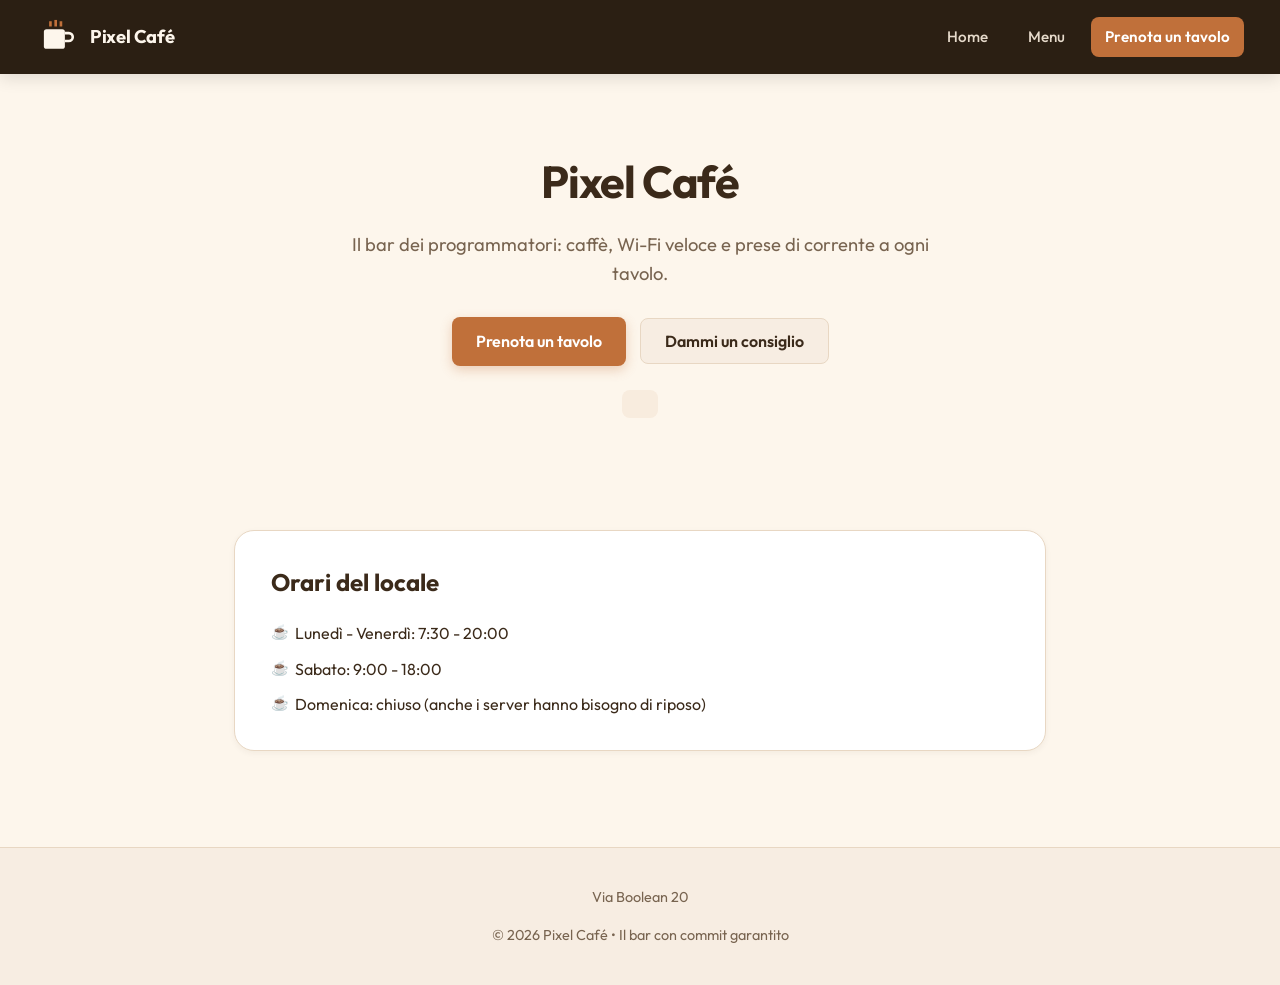
<file: index.html>
<!DOCTYPE html>
<html lang="it">
<head>
  <meta charset="UTF-8">
  <meta name="viewport" content="width=device-width, initial-scale=1.0">
  <title>Pixel Café - Il bar dei programmatori</title>
  <meta name="description" content="Pixel Café: il ritrovo perfetto per programmatori con ottimo caffè, prese elettriche e Wi-Fi veloce.">
  <link rel="preconnect" href="https://fonts.googleapis.com">
  <link rel="preconnect" href="https://fonts.gstatic.com" crossorigin>
  <link href="https://fonts.googleapis.com/css2?family=Outfit:wght@400;500;600;700&display=swap" rel="stylesheet">
  <link rel="stylesheet" href="style.css">
</head>
<body>
  <header class="header">
    <a href="index.html" class="logo-link">
      <img src="assets/logo.svg" alt="Logo Pixel Café" class="logo">
      <span>Pixel Café</span>
    </a>
    <nav>
      <a href="index.html">Home</a>
      <a href="menu.html">Menu</a>
      <a href="prenotazioni.html" class="nav-cta">Prenota un tavolo</a>
    </nav>
  </header>

  <main>
    <section class="hero">
      <h1>Pixel Café</h1>
      <p>Il bar dei programmatori: caffè, Wi-Fi veloce e prese di corrente a ogni tavolo.</p>
      <div class="hero-actions">
        <a href="prenotazioni.html" class="btn btn-primary">Prenota un tavolo</a>
        <button id="quote-btn" class="btn btn-secondary" type="button">Dammi un consiglio</button>
      </div>
      <p id="quote" class="quote"></p>
    </section>

    <section class="info">
      <h2>Orari del locale</h2>
      <ul>
        <li>Lunedì - Venerdì: 7:30 - 20:00</li>
        <li>Sabato: 9:00 - 18:00</li>
        <li>Domenica: chiuso (anche i server hanno bisogno di riposo)</li>
      </ul>
    </section>
  </main>

  <footer class="footer">
    <p>Via Boolean 20</p>
    <p>© 2026 Pixel Café • Il bar con commit garantito</p>
  </footer>

  <script src="script.js"></script>
</body>
</html>
</file>
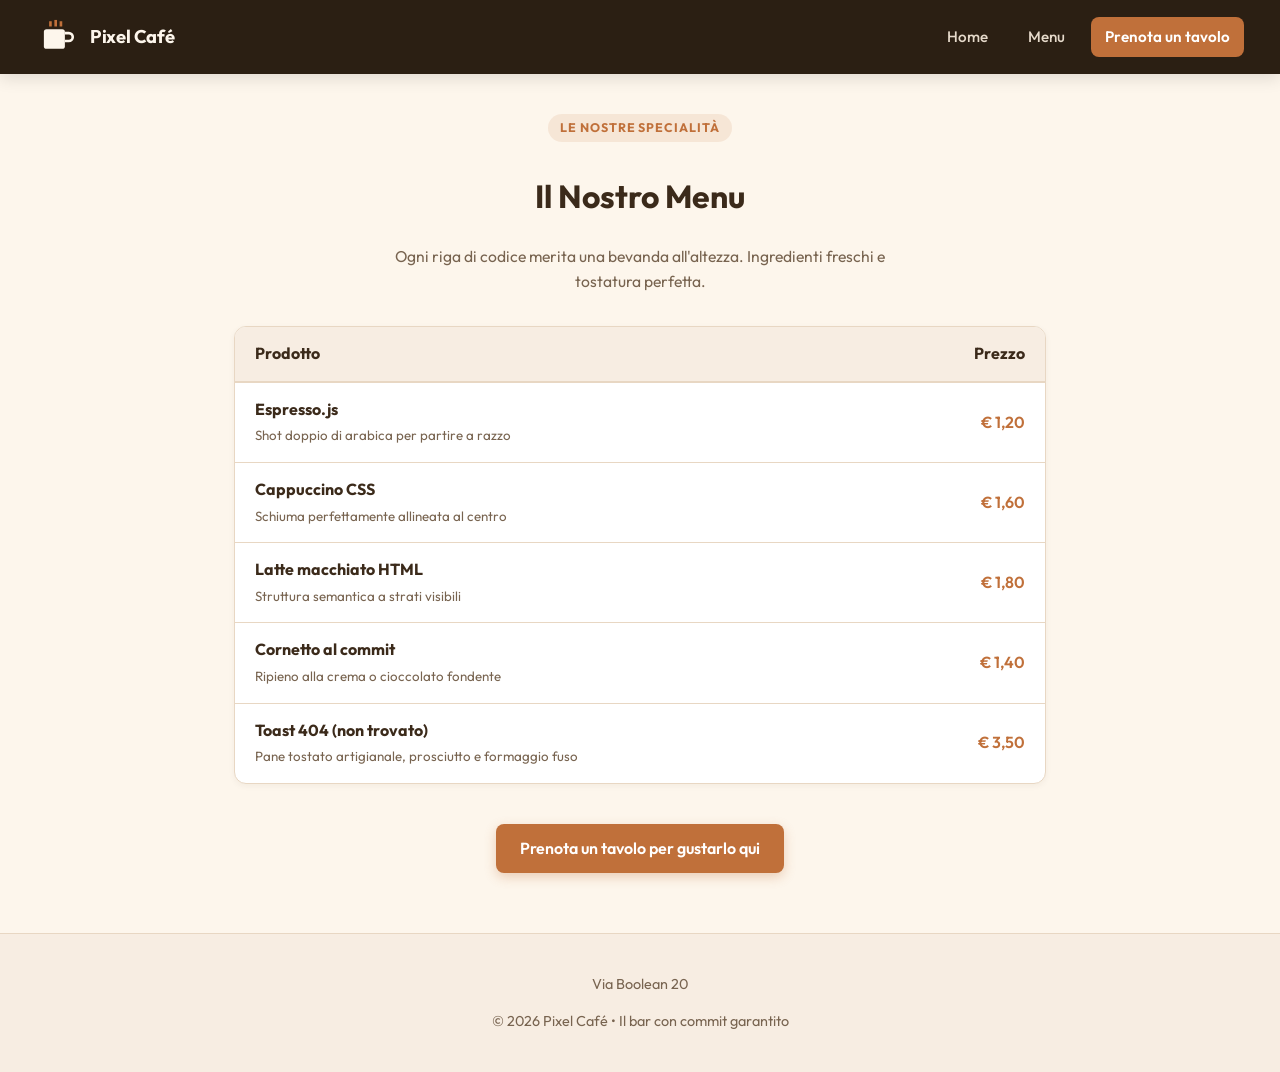
<file: menu.html>
<!DOCTYPE html>
<html lang="it">
<head>
  <meta charset="UTF-8">
  <meta name="viewport" content="width=device-width, initial-scale=1.0">
  <title>Menu - Pixel Café</title>
  <meta name="description" content="Il menu del Pixel Café: caffè speciali, snack per sviluppatori e bevande per sostenere ogni sessione di programmazione.">
  <link rel="preconnect" href="https://fonts.googleapis.com">
  <link rel="preconnect" href="https://fonts.gstatic.com" crossorigin>
  <link href="https://fonts.googleapis.com/css2?family=Outfit:wght@400;500;600;700&display=swap" rel="stylesheet">
  <link rel="stylesheet" href="style.css">
</head>
<body>
  <header class="header">
    <a href="index.html" class="logo-link">
      <img src="assets/logo.svg" alt="Logo Pixel Café" class="logo">
      <span>Pixel Café</span>
    </a>
    <nav>
      <a href="index.html">Home</a>
      <a href="menu.html">Menu</a>
      <a href="prenotazioni.html" class="nav-cta">Prenota un tavolo</a>
    </nav>
  </header>

  <main>
    <div class="section-header">
      <span class="badge">Le nostre specialità</span>
      <h1>Il Nostro Menu</h1>
      <p>Ogni riga di codice merita una bevanda all'altezza. Ingredienti freschi e tostatura perfetta.</p>
    </div>

    <table class="menu">
      <thead>
        <tr>
          <th>Prodotto</th>
          <th>Prezzo</th>
        </tr>
      </thead>
      <tbody>
        <tr>
          <td><strong>Espresso.js</strong><br><small style="color:var(--text-muted)">Shot doppio di arabica per partire a razzo</small></td>
          <td>€ 1,20</td>
        </tr>
        <tr>
          <td><strong>Cappuccino CSS</strong><br><small style="color:var(--text-muted)">Schiuma perfettamente allineata al centro</small></td>
          <td>€ 1,60</td>
        </tr>
        <tr>
          <td><strong>Latte macchiato HTML</strong><br><small style="color:var(--text-muted)">Struttura semantica a strati visibili</small></td>
          <td>€ 1,80</td>
        </tr>
        <tr>
          <td><strong>Cornetto al commit</strong><br><small style="color:var(--text-muted)">Ripieno alla crema o cioccolato fondente</small></td>
          <td>€ 1,40</td>
        </tr>
        <tr>
          <td><strong>Toast 404 (non trovato)</strong><br><small style="color:var(--text-muted)">Pane tostato artigianale, prosciutto e formaggio fuso</small></td>
          <td>€ 3,50</td>
        </tr>
      </tbody>
    </table>

    <div style="text-align: center; margin-top: 24px;">
      <a href="prenotazioni.html" class="btn btn-primary">Prenota un tavolo per gustarlo qui</a>
    </div>
  </main>

  <footer class="footer">
    <p>Via Boolean 20</p>
    <p>© 2026 Pixel Café • Il bar con commit garantito</p>
  </footer>
</body>
</html>
</file>
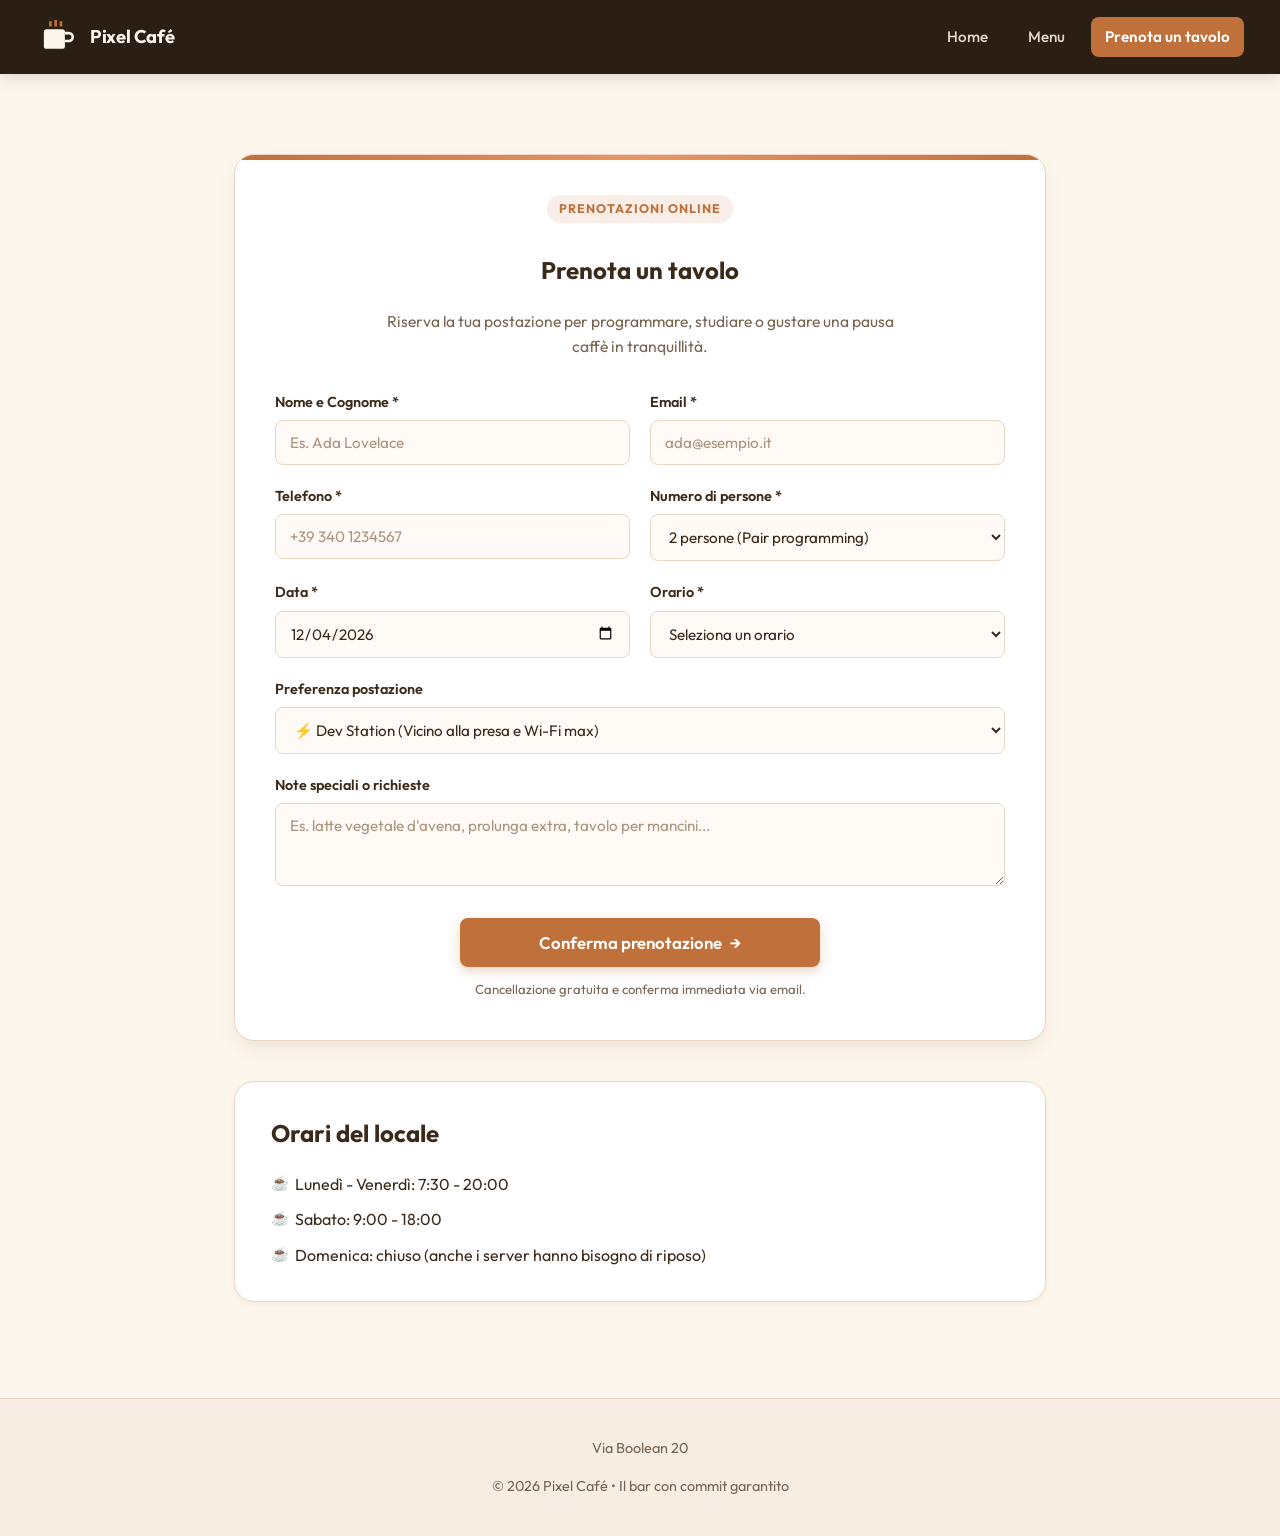
<file: prenotazioni.html>
<!DOCTYPE html>
<html lang="it">
<head>
  <meta charset="UTF-8">
  <meta name="viewport" content="width=device-width, initial-scale=1.0">
  <title>Prenota un Tavolo - Pixel Café</title>
  <meta name="description" content="Prenota online il tuo tavolo al Pixel Café. Postazioni per programmatori con prese elettriche, Wi-Fi ultraveloce e ottimo caffè.">
  <link rel="preconnect" href="https://fonts.googleapis.com">
  <link rel="preconnect" href="https://fonts.gstatic.com" crossorigin>
  <link href="https://fonts.googleapis.com/css2?family=Outfit:wght@400;500;600;700&display=swap" rel="stylesheet">
  <link rel="stylesheet" href="style.css">
</head>
<body>
  <header class="header">
    <a href="index.html" class="logo-link">
      <img src="assets/logo.svg" alt="Logo Pixel Café" class="logo">
      <span>Pixel Café</span>
    </a>
    <nav>
      <a href="index.html">Home</a>
      <a href="menu.html">Menu</a>
      <a href="prenotazioni.html" class="nav-cta">Prenota un tavolo</a>
    </nav>
  </header>

  <main>
    <section class="booking-section" id="prenota">
      <div class="section-header">
        <span class="badge">Prenotazioni Online</span>
        <h1>Prenota un tavolo</h1>
        <p>Riserva la tua postazione per programmare, studiare o gustare una pausa caffè in tranquillità.</p>
      </div>

      <form id="booking-form" class="booking-form" novalidate>
        <div class="form-grid">
          <div class="form-group">
            <label for="nome">Nome e Cognome *</label>
            <input type="text" id="nome" name="nome" placeholder="Es. Ada Lovelace" required>
          </div>

          <div class="form-group">
            <label for="email">Email *</label>
            <input type="email" id="email" name="email" placeholder="ada@esempio.it" required>
          </div>

          <div class="form-group">
            <label for="telefono">Telefono *</label>
            <input type="tel" id="telefono" name="telefono" placeholder="+39 340 1234567" required>
          </div>

          <div class="form-group">
            <label for="ospiti">Numero di persone *</label>
            <select id="ospiti" name="ospiti" required>
              <option value="1">1 persona (Solo coding session)</option>
              <option value="2" selected>2 persone (Pair programming)</option>
              <option value="3">3 persone</option>
              <option value="4">4 persone (Team sprint)</option>
              <option value="5+">5 o più persone (Meetup / Riunione)</option>
            </select>
          </div>

          <div class="form-group">
            <label for="data">Data *</label>
            <input type="date" id="data" name="data" required>
          </div>

          <div class="form-group">
            <label for="ora">Orario *</label>
            <select id="ora" name="ora" required>
              <option value="" disabled selected>Seleziona un orario</option>
              <option value="08:00">08:00 - Prima del deploy</option>
              <option value="09:00">09:00 - Colazione & stand-up</option>
              <option value="10:30">10:30 - Coffee break</option>
              <option value="12:30">12:30 - Pausa pranzo</option>
              <option value="14:00">14:00 - Pomeriggio deep work</option>
              <option value="16:00">16:00 - Merenda e debug</option>
              <option value="18:00">18:00 - Aperitivo post-merge</option>
              <option value="19:00">19:00 - Ultimo giro di codice</option>
            </select>
          </div>

          <div class="form-group full-width">
            <label for="postazione">Preferenza postazione</label>
            <select id="postazione" name="postazione">
              <option value="Presa elettrica ⚡">⚡ Dev Station (Vicino alla presa e Wi-Fi max)</option>
              <option value="Focus Zone 🎧">🎧 Focus Zone (Area silenziosa per massima concentrazione)</option>
              <option value="Finestra 🪟">🪟 Vicino alla finestra (Luce naturale)</option>
              <option value="All'aperto ☀️">☀️ Terrazza all'aperto</option>
              <option value="Nessuna preferenza ☕">☕ Nessuna preferenza (basta ci sia buon caffè)</option>
            </select>
          </div>

          <div class="form-group full-width">
            <label for="note">Note speciali o richieste</label>
            <textarea id="note" name="note" rows="3" placeholder="Es. latte vegetale d'avena, prolunga extra, tavolo per mancini..."></textarea>
          </div>
        </div>

        <div class="form-actions">
          <button type="submit" class="btn btn-primary submit-btn" id="submit-booking">
            <span>Conferma prenotazione</span>
            <span aria-hidden="true">→</span>
          </button>
          <p class="form-policy-note">Cancellazione gratuita e conferma immediata via email.</p>
        </div>
      </form>

      <!-- Feedback di avvenuta prenotazione -->
      <div id="booking-success" class="booking-success" style="display: none;" role="alert" aria-live="polite">
        <div class="success-icon" aria-hidden="true">✓</div>
        <h2>Tavolo Prenotato con Successo!</h2>
        <p class="success-sub">Non vediamo l'ora di accoglierti al Pixel Café.</p>

        <div class="booking-summary" id="booking-summary">
          <!-- Popolato dinamicamente via JavaScript -->
        </div>

        <p class="confirmation-note">Abbiamo inviato un'email di riepilogo con i dettagli della prenotazione.</p>
        <button type="button" class="btn btn-secondary" id="reset-booking-btn">Effettua un'altra prenotazione</button>
      </div>
    </section>

    <section class="info">
      <h2>Orari del locale</h2>
      <ul>
        <li>Lunedì - Venerdì: 7:30 - 20:00</li>
        <li>Sabato: 9:00 - 18:00</li>
        <li>Domenica: chiuso (anche i server hanno bisogno di riposo)</li>
      </ul>
    </section>
  </main>

  <footer class="footer">
    <p>Via Boolean 20</p>
    <p>© 2026 Pixel Café • Il bar con commit garantito</p>
  </footer>

  <script src="script.js"></script>
</body>
</html>
</file>
<file: style.css>
@import url('https://fonts.googleapis.com/css2?family=Outfit:wght@400;500;600;700&display=swap');

:root {
  --bg: #fdf6ec;
  --surface: #ffffff;
  --surface-alt: #f7ede2;
  --text: #3b2a1a;
  --text-muted: #786450;
  --primary: #c0703a;
  --primary-hover: #a35928;
  --primary-light: rgba(192, 112, 58, 0.12);
  --border: #e8d7c3;
  --border-focus: #c0703a;
  --radius-sm: 8px;
  --radius-md: 12px;
  --radius-lg: 20px;
  --shadow-sm: 0 2px 6px rgba(59, 42, 26, 0.05);
  --shadow-md: 0 10px 25px -5px rgba(59, 42, 26, 0.08), 0 8px 10px -6px rgba(59, 42, 26, 0.04);
  --shadow-lg: 0 20px 35px -10px rgba(59, 42, 26, 0.12);
  --transition: all 0.2s cubic-bezier(0.16, 1, 0.3, 1);
}

* {
  box-sizing: border-box;
}

html {
  scroll-behavior: smooth;
}

body {
  margin: 0;
  font-family: 'Outfit', -apple-system, BlinkMacSystemFont, 'Segoe UI', Roboto, Helvetica, Arial, sans-serif;
  background-color: var(--bg);
  color: var(--text);
  line-height: 1.6;
}

/* Header & Nav */
.header {
  display: flex;
  justify-content: space-between;
  align-items: center;
  padding: 16px 36px;
  background-color: #2b1f13;
  box-shadow: 0 4px 16px rgba(0, 0, 0, 0.12);
  position: sticky;
  top: 0;
  z-index: 100;
}

.logo-link {
  display: flex;
  align-items: center;
  gap: 12px;
  text-decoration: none;
  color: #fdf6ec;
  font-weight: 700;
  font-size: 1.15rem;
  letter-spacing: -0.02em;
}

.logo {
  width: 42px;
  height: 42px;
  transition: transform 0.25s ease;
}

.logo-link:hover .logo {
  transform: rotate(-6deg) scale(1.08);
}

nav {
  display: flex;
  align-items: center;
  gap: 12px;
}

nav a {
  color: #e6dacb;
  text-decoration: none;
  font-weight: 500;
  font-size: 0.95rem;
  padding: 8px 14px;
  border-radius: var(--radius-sm);
  transition: var(--transition);
}

nav a:hover {
  color: #ffffff;
  background-color: rgba(255, 255, 255, 0.08);
}

nav a.nav-cta {
  background-color: var(--primary);
  color: #ffffff;
  font-weight: 600;
}

nav a.nav-cta:hover {
  background-color: var(--primary-hover);
  transform: translateY(-1px);
}

/* Layout */
main {
  max-width: 860px;
  margin: 0 auto;
  padding: 40px 24px 60px;
}

/* Hero Section */
.hero {
  text-align: center;
  padding: 32px 16px 40px;
}

.hero h1 {
  font-size: 2.8rem;
  font-weight: 700;
  color: var(--text);
  margin: 0 0 12px;
  letter-spacing: -0.03em;
}

.hero p {
  font-size: 1.15rem;
  color: var(--text-muted);
  max-width: 580px;
  margin: 0 auto 28px;
}

.hero-actions {
  display: flex;
  justify-content: center;
  align-items: center;
  gap: 14px;
  flex-wrap: wrap;
  margin-bottom: 24px;
}

.quote {
  font-style: italic;
  min-height: 28px;
  color: var(--primary);
  font-weight: 500;
  padding: 10px 18px;
  border-radius: var(--radius-sm);
  background-color: rgba(192, 112, 58, 0.08);
  display: inline-block;
  max-width: 620px;
}

/* Buttons */
.btn {
  display: inline-flex;
  align-items: center;
  justify-content: center;
  gap: 8px;
  padding: 12px 24px;
  border-radius: var(--radius-sm);
  font-size: 1rem;
  font-weight: 600;
  font-family: inherit;
  cursor: pointer;
  text-decoration: none;
  transition: var(--transition);
  border: none;
}

.btn-primary {
  background-color: var(--primary);
  color: #ffffff;
  box-shadow: 0 4px 12px rgba(192, 112, 58, 0.3);
}

.btn-primary:hover {
  background-color: var(--primary-hover);
  transform: translateY(-2px);
  box-shadow: 0 6px 18px rgba(192, 112, 58, 0.4);
}

.btn-secondary {
  background-color: var(--surface-alt);
  color: var(--text);
  border: 1px solid var(--border);
}

.btn-secondary:hover {
  background-color: #ebdccd;
  transform: translateY(-2px);
}

/* Booking Section */
.booking-section {
  background: var(--surface);
  border: 1px solid var(--border);
  border-radius: var(--radius-lg);
  padding: 40px;
  box-shadow: var(--shadow-md);
  margin: 40px 0;
  position: relative;
  overflow: hidden;
}

.booking-section::before {
  content: "";
  position: absolute;
  top: 0;
  left: 0;
  right: 0;
  height: 5px;
  background: linear-gradient(90deg, #c0703a, #e59866, #c0703a);
}

.section-header {
  text-align: center;
  margin-bottom: 32px;
}

.badge {
  display: inline-block;
  padding: 4px 12px;
  font-size: 0.78rem;
  font-weight: 700;
  text-transform: uppercase;
  letter-spacing: 0.08em;
  background-color: var(--primary-light);
  color: var(--primary);
  border-radius: 999px;
  margin-bottom: 8px;
}

.section-header h2 {
  font-size: 2rem;
  margin: 4px 0 10px;
  color: var(--text);
  letter-spacing: -0.02em;
}

.section-header p {
  color: var(--text-muted);
  max-width: 520px;
  margin: 0 auto;
  font-size: 0.98rem;
}

/* Form Styling */
.booking-form {
  display: flex;
  flex-direction: column;
  gap: 24px;
}

.form-grid {
  display: grid;
  grid-template-columns: repeat(2, 1fr);
  gap: 20px;
}

.form-group {
  display: flex;
  flex-direction: column;
  gap: 6px;
}

.form-group.full-width {
  grid-column: 1 / -1;
}

.form-group label {
  font-size: 0.9rem;
  font-weight: 600;
  color: var(--text);
}

.form-group input,
.form-group select,
.form-group textarea {
  width: 100%;
  padding: 12px 14px;
  border-radius: var(--radius-sm);
  border: 1.5px solid var(--border);
  background-color: #fffaf5;
  color: var(--text);
  font-family: inherit;
  font-size: 0.95rem;
  transition: var(--transition);
  outline: none;
}

.form-group input::placeholder,
.form-group textarea::placeholder {
  color: #ab9580;
}

.form-group input:focus,
.form-group select:focus,
.form-group textarea:focus {
  border-color: var(--border-focus);
  background-color: #ffffff;
  box-shadow: 0 0 0 3.5px rgba(192, 112, 58, 0.18);
}

.form-group textarea {
  resize: vertical;
  min-height: 80px;
}

.form-group small {
  font-size: 0.8rem;
  color: var(--text-muted);
}

.form-actions {
  display: flex;
  flex-direction: column;
  align-items: center;
  gap: 12px;
  margin-top: 8px;
}

.submit-btn {
  width: 100%;
  max-width: 360px;
  padding: 14px 28px;
  font-size: 1.05rem;
}

.form-policy-note {
  font-size: 0.82rem;
  color: var(--text-muted);
  text-align: center;
  margin: 0;
}

/* Booking Success Card */
.booking-success {
  background: #fdfaf7;
  border: 2px solid #95d5b2;
  border-radius: var(--radius-md);
  padding: 32px;
  text-align: center;
  animation: fadeIn 0.4s ease-out;
}

@keyframes fadeIn {
  from {
    opacity: 0;
    transform: translateY(12px);
  }
  to {
    opacity: 1;
    transform: translateY(0);
  }
}

.success-icon {
  width: 58px;
  height: 58px;
  background-color: #2d6a4f;
  color: #ffffff;
  border-radius: 50%;
  display: inline-flex;
  align-items: center;
  justify-content: center;
  font-size: 28px;
  font-weight: 700;
  margin-bottom: 16px;
  box-shadow: 0 6px 16px rgba(45, 106, 79, 0.25);
}

.booking-success h3 {
  font-size: 1.6rem;
  margin: 0 0 8px;
  color: #1b4332;
}

.booking-success .success-sub {
  color: var(--text-muted);
  margin: 0 0 24px;
}

.booking-summary {
  background-color: #ffffff;
  border: 1px solid var(--border);
  border-radius: var(--radius-sm);
  padding: 20px;
  max-width: 500px;
  margin: 0 auto 20px;
  text-align: left;
  display: grid;
  grid-template-columns: repeat(2, 1fr);
  gap: 14px;
}

.summary-item {
  display: flex;
  flex-direction: column;
}

.summary-item.full-span {
  grid-column: 1 / -1;
}

.summary-label {
  font-size: 0.78rem;
  text-transform: uppercase;
  color: var(--text-muted);
  font-weight: 600;
  letter-spacing: 0.05em;
}

.summary-value {
  font-size: 0.98rem;
  font-weight: 600;
  color: var(--text);
  margin-top: 2px;
}

.confirmation-note {
  font-size: 0.88rem;
  color: var(--text-muted);
  margin-bottom: 24px;
}

/* Info Section (Orari) */
.info {
  background: var(--surface);
  border: 1px solid var(--border);
  border-radius: var(--radius-lg);
  padding: 32px 36px;
  box-shadow: var(--shadow-sm);
  margin: 36px 0;
}

.info h2 {
  font-size: 1.5rem;
  margin-top: 0;
  color: var(--text);
}

.info ul {
  list-style: none;
  padding: 0;
  margin: 0;
  display: flex;
  flex-direction: column;
  gap: 10px;
}

.info li {
  padding-left: 24px;
  position: relative;
  font-size: 1rem;
}

.info li::before {
  content: "☕";
  position: absolute;
  left: 0;
  top: 0;
  font-size: 0.9rem;
}

/* Menu Page Table */
.menu {
  width: 100%;
  border-collapse: separate;
  border-spacing: 0;
  background: var(--surface);
  border-radius: var(--radius-md);
  overflow: hidden;
  box-shadow: var(--shadow-sm);
  border: 1px solid var(--border);
  margin: 24px 0 40px;
}

.menu th,
.menu td {
  padding: 14px 20px;
  text-align: left;
}

.menu th {
  background-color: var(--surface-alt);
  color: var(--text);
  font-weight: 700;
  border-bottom: 2px solid var(--border);
}

.menu td {
  border-bottom: 1px solid var(--border);
}

.menu tr:last-child td {
  border-bottom: none;
}

.menu tr:hover td {
  background-color: rgba(192, 112, 58, 0.04);
}

.menu td:last-child {
  font-weight: 600;
  color: var(--primary);
  text-align: right;
}

.menu th:last-child {
  text-align: right;
}

/* Footer */
.footer {
  text-align: center;
  padding: 24px 16px;
  color: var(--text-muted);
  font-size: 0.9rem;
  border-top: 1px solid var(--border);
  background-color: #f7ede2;
}

/* Responsive */
@media (max-width: 640px) {
  .header {
    padding: 14px 20px;
    flex-direction: column;
    gap: 12px;
  }

  main {
    padding: 24px 16px;
  }

  .hero h1 {
    font-size: 2.2rem;
  }

  .booking-section {
    padding: 24px 18px;
  }

  .form-grid {
    grid-template-columns: 1fr;
  }

  .booking-summary {
    grid-template-columns: 1fr;
  }

  .submit-btn {
    max-width: 100%;
  }
}
</file>
